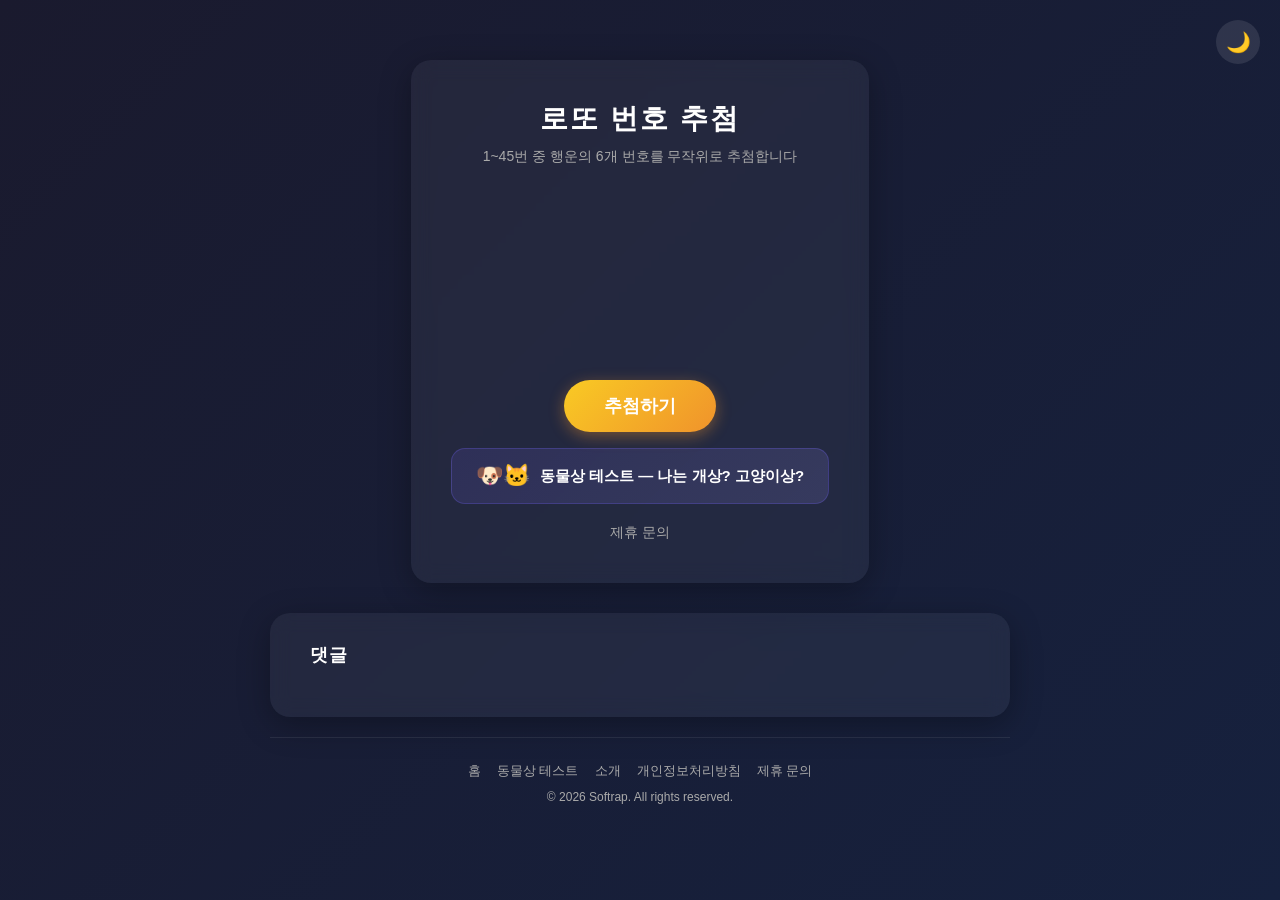
<file: index.html>
<!DOCTYPE html>
<html lang="ko">
<head>
  <meta charset="UTF-8">
  <meta name="viewport" content="width=device-width, initial-scale=1.0">
  <title>로또 번호 추첨 — Softrap</title>
  <!-- Google tag (gtag.js) -->
  <script async src="https://www.googletagmanager.com/gtag/js?id=G-B89S00DXS6"></script>
  <script>
    window.dataLayer = window.dataLayer || [];
    function gtag(){dataLayer.push(arguments);}
    gtag('js', new Date());
    gtag('config', 'G-B89S00DXS6');
  </script>
  <meta name="description" content="무료 로또 번호 추첨기. 1~45번 중 6개의 행운의 번호와 보너스 번호를 즉시 추첨합니다.">
  <meta name="robots" content="index, follow">
  <meta property="og:title" content="로또 번호 추첨 — Softrap">
  <meta property="og:description" content="무료 로또 번호 추첨기. 행운의 번호를 지금 뽑아보세요!">
  <meta property="og:url" content="https://softrap.pages.dev/">
  <meta property="og:type" content="website">
  <link rel="stylesheet" href="style.css">
  <link rel="stylesheet" href="animal.css">
  <meta name="google-adsense-account" content="ca-pub-8717722754583942">
  <script async src="https://pagead2.googlesyndication.com/pagead/js/adsbygoogle.js?client=ca-pub-8717722754583942" crossorigin="anonymous"></script>
</head>
<body>
  <button id="theme-toggle" aria-label="테마 전환">🌙</button>
  <div class="container">
    <h1>로또 번호 추첨</h1>
    <p class="page-subtitle">1~45번 중 행운의 6개 번호를 무작위로 추첨합니다</p>
    <div id="numbers" class="numbers"></div>
    <div id="bonus" class="bonus-row"></div>
    <button id="draw">추첨하기</button>
    <a href="animal.html" class="animal-link-card">
      <span class="card-emoji">🐶🐱</span>
      <span>동물상 테스트 — 나는 개상? 고양이상?</span>
    </a>
    <div><a href="contact.html" class="contact-link">제휴 문의</a></div>
  </div>
  <script src="main.js"></script>

  <div class="disqus-section">
    <h2>댓글</h2>
    <div id="disqus_thread"></div>
    <script>
      var disqus_config = function () {
        this.page.url = 'https://softrap.pages.dev/';
        this.page.identifier = 'index';
      };
      (function() {
        var d = document, s = d.createElement('script');
        s.src = 'https://softrap.disqus.com/embed.js';
        s.setAttribute('data-timestamp', +new Date());
        (d.head || d.body).appendChild(s);
      })();
    </script>
    <noscript>댓글을 보려면 JavaScript를 활성화해주세요. <a href="https://disqus.com/?ref_noscript">Disqus로 제공되는 댓글</a></noscript>
  </div>
  <script id="dsq-count-scr" src="//softrap.disqus.com/count.js" async></script>

  <footer class="site-footer">
    <nav class="footer-nav">
      <a href="index.html">홈</a>
      <a href="animal.html">동물상 테스트</a>
      <a href="about.html">소개</a>
      <a href="privacy.html">개인정보처리방침</a>
      <a href="contact.html">제휴 문의</a>
    </nav>
    <p class="footer-copy">© 2026 Softrap. All rights reserved.</p>
  </footer>
</body>
</html>
</file>
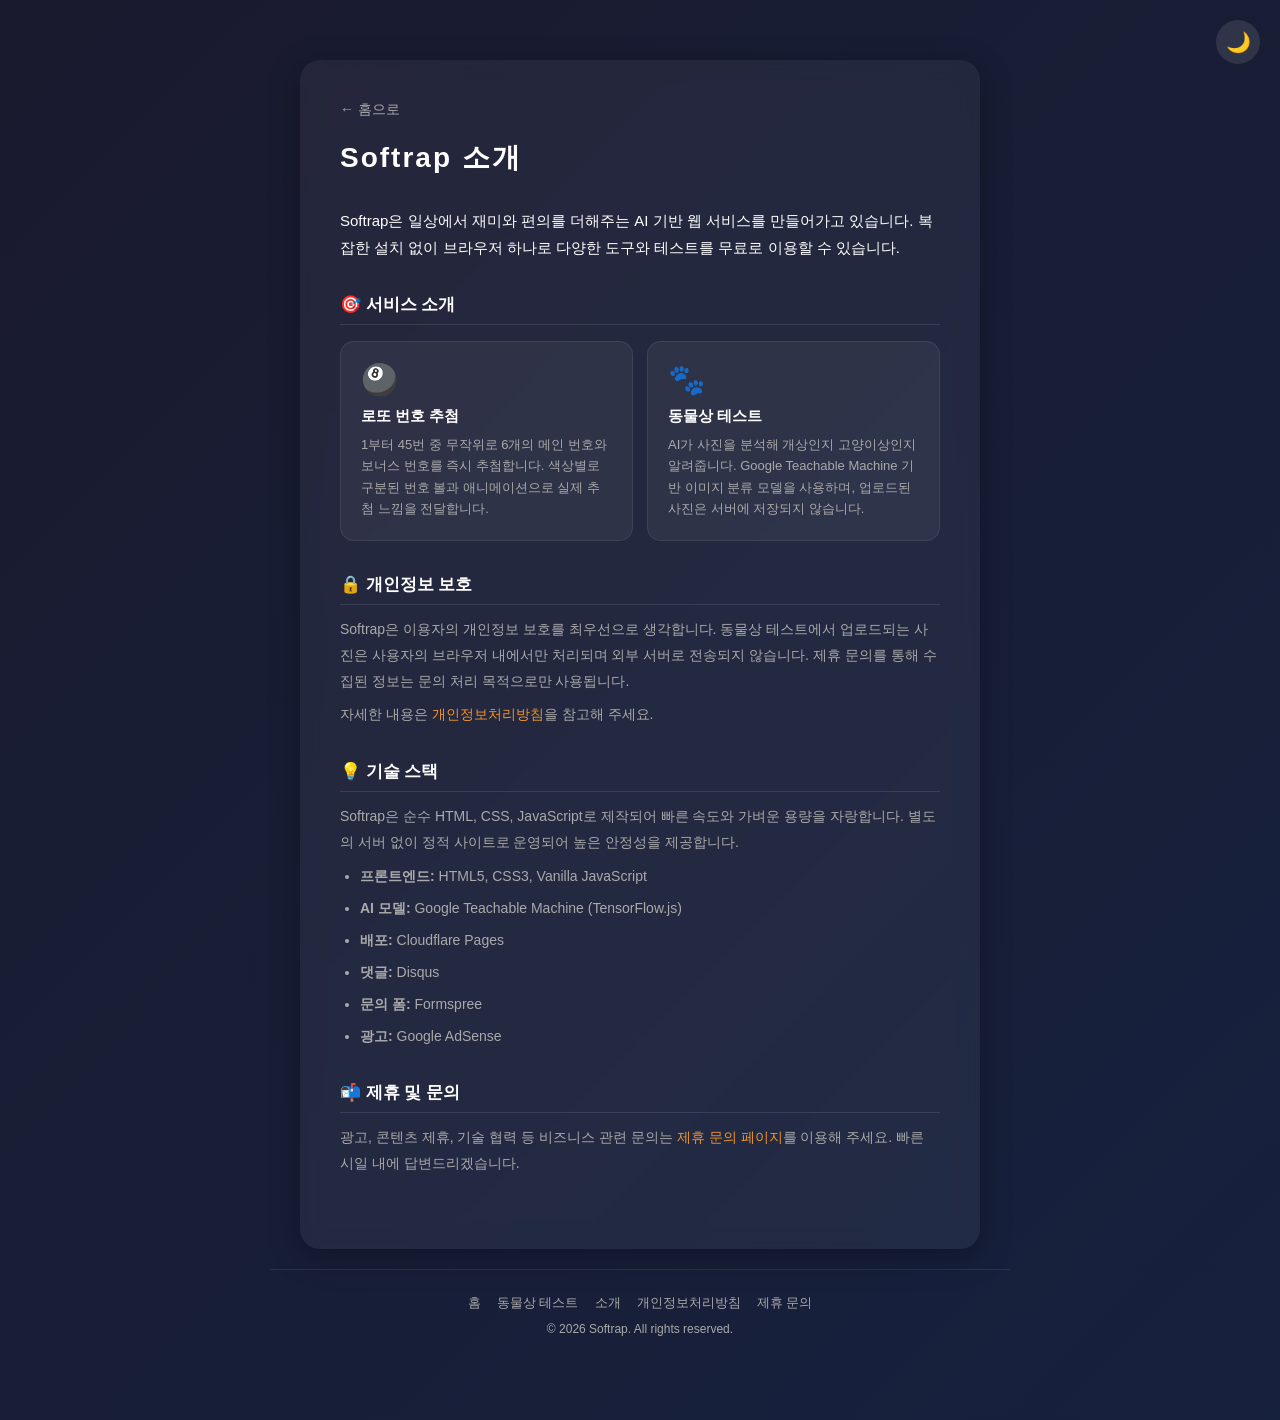
<file: about.html>
<!DOCTYPE html>
<html lang="ko">
<head>
  <meta charset="UTF-8">
  <meta name="viewport" content="width=device-width, initial-scale=1.0">
  <title>소개 — Softrap</title>
  <!-- Google tag (gtag.js) -->
  <script async src="https://www.googletagmanager.com/gtag/js?id=G-B89S00DXS6"></script>
  <script>
    window.dataLayer = window.dataLayer || [];
    function gtag(){dataLayer.push(arguments);}
    gtag('js', new Date());
    gtag('config', 'G-B89S00DXS6');
  </script>
  <meta name="description" content="Softrap은 재미있는 AI 테스트와 생활 도구를 무료로 제공하는 웹 서비스입니다. 로또 번호 추첨, 동물상 테스트 등을 즐겨보세요.">
  <meta name="robots" content="index, follow">
  <meta property="og:title" content="소개 — Softrap">
  <meta property="og:description" content="AI 테스트와 생활 도구를 무료로 제공하는 Softrap을 소개합니다.">
  <meta property="og:url" content="https://softrap.pages.dev/about.html">
  <meta property="og:type" content="website">
  <link rel="stylesheet" href="style.css">
  <link rel="stylesheet" href="policy.css">
  <meta name="google-adsense-account" content="ca-pub-8717722754583942">
  <script async src="https://pagead2.googlesyndication.com/pagead/js/adsbygoogle.js?client=ca-pub-8717722754583942" crossorigin="anonymous"></script>
</head>
<body>
  <button id="theme-toggle" aria-label="테마 전환">🌙</button>

  <div class="container policy-container">
    <a href="index.html" class="back-link">← 홈으로</a>
    <h1>Softrap 소개</h1>

    <div class="policy-content">
      <section class="about-hero">
        <p>Softrap은 일상에서 재미와 편의를 더해주는 AI 기반 웹 서비스를 만들어가고 있습니다. 복잡한 설치 없이 브라우저 하나로 다양한 도구와 테스트를 무료로 이용할 수 있습니다.</p>
      </section>

      <section>
        <h2>🎯 서비스 소개</h2>
        <div class="service-cards">
          <div class="service-card">
            <div class="service-icon">🎱</div>
            <h3>로또 번호 추첨</h3>
            <p>1부터 45번 중 무작위로 6개의 메인 번호와 보너스 번호를 즉시 추첨합니다. 색상별로 구분된 번호 볼과 애니메이션으로 실제 추첨 느낌을 전달합니다.</p>
          </div>
          <div class="service-card">
            <div class="service-icon">🐾</div>
            <h3>동물상 테스트</h3>
            <p>AI가 사진을 분석해 개상인지 고양이상인지 알려줍니다. Google Teachable Machine 기반 이미지 분류 모델을 사용하며, 업로드된 사진은 서버에 저장되지 않습니다.</p>
          </div>
        </div>
      </section>

      <section>
        <h2>🔒 개인정보 보호</h2>
        <p>Softrap은 이용자의 개인정보 보호를 최우선으로 생각합니다. 동물상 테스트에서 업로드되는 사진은 사용자의 브라우저 내에서만 처리되며 외부 서버로 전송되지 않습니다. 제휴 문의를 통해 수집된 정보는 문의 처리 목적으로만 사용됩니다.</p>
        <p>자세한 내용은 <a href="privacy.html">개인정보처리방침</a>을 참고해 주세요.</p>
      </section>

      <section>
        <h2>💡 기술 스택</h2>
        <p>Softrap은 순수 HTML, CSS, JavaScript로 제작되어 빠른 속도와 가벼운 용량을 자랑합니다. 별도의 서버 없이 정적 사이트로 운영되어 높은 안정성을 제공합니다.</p>
        <ul>
          <li><strong>프론트엔드:</strong> HTML5, CSS3, Vanilla JavaScript</li>
          <li><strong>AI 모델:</strong> Google Teachable Machine (TensorFlow.js)</li>
          <li><strong>배포:</strong> Cloudflare Pages</li>
          <li><strong>댓글:</strong> Disqus</li>
          <li><strong>문의 폼:</strong> Formspree</li>
          <li><strong>광고:</strong> Google AdSense</li>
        </ul>
      </section>

      <section>
        <h2>📬 제휴 및 문의</h2>
        <p>광고, 콘텐츠 제휴, 기술 협력 등 비즈니스 관련 문의는 <a href="contact.html">제휴 문의 페이지</a>를 이용해 주세요. 빠른 시일 내에 답변드리겠습니다.</p>
      </section>
    </div>
  </div>

  <footer class="site-footer">
    <nav class="footer-nav">
      <a href="index.html">홈</a>
      <a href="animal.html">동물상 테스트</a>
      <a href="about.html">소개</a>
      <a href="privacy.html">개인정보처리방침</a>
      <a href="contact.html">제휴 문의</a>
    </nav>
    <p class="footer-copy">© 2026 Softrap. All rights reserved.</p>
  </footer>

  <script src="main.js"></script>
</body>
</html>
</file>
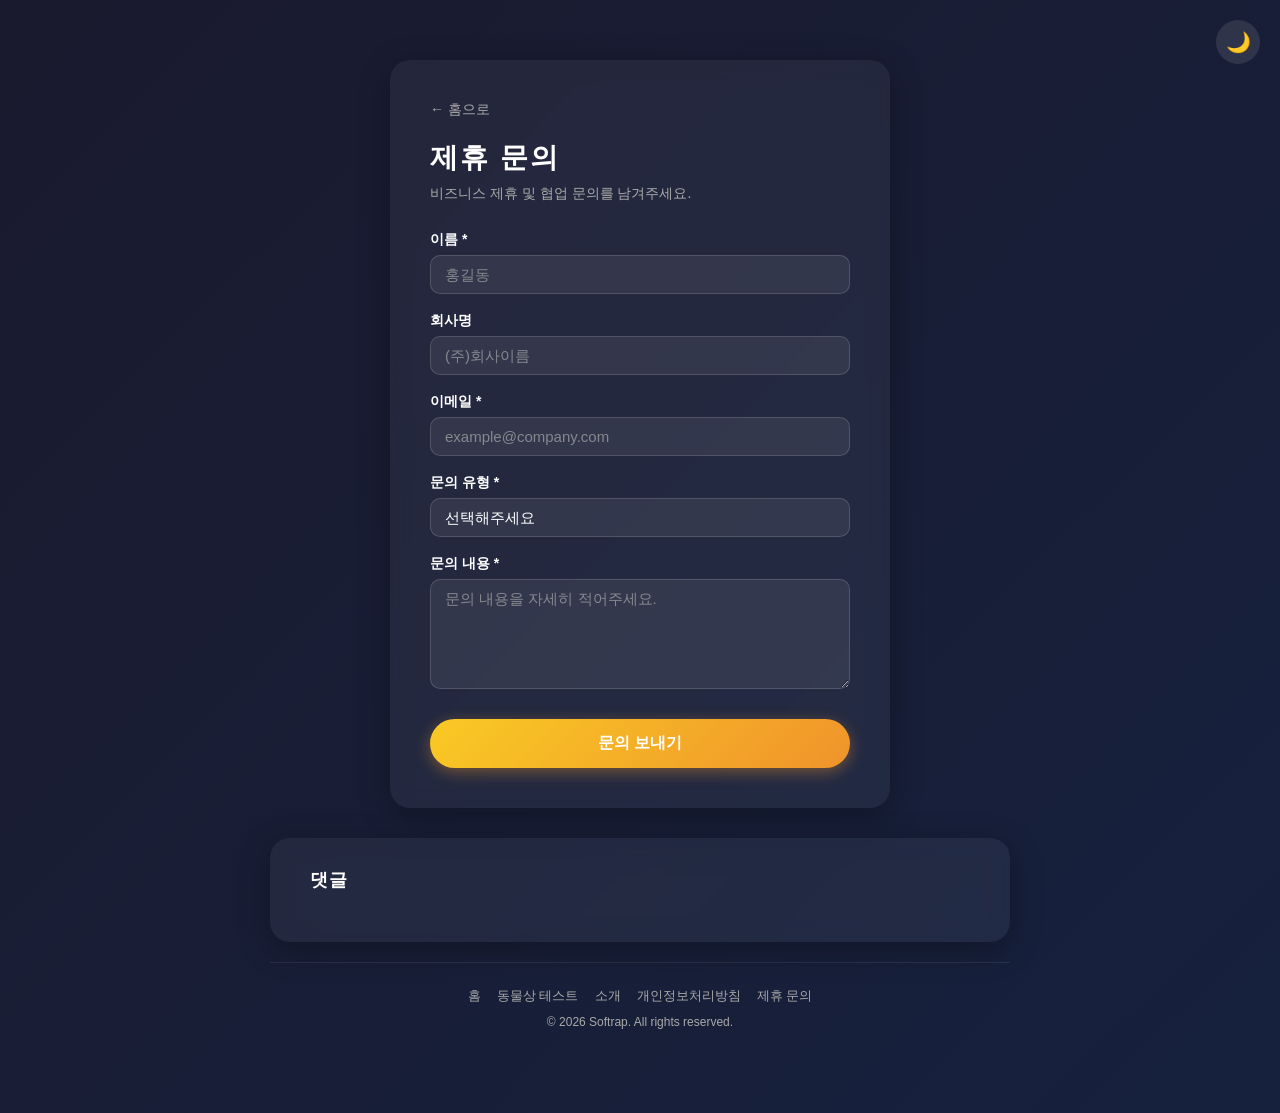
<file: contact.html>
<!DOCTYPE html>
<html lang="ko">
<head>
  <meta charset="UTF-8">
  <meta name="viewport" content="width=device-width, initial-scale=1.0">
  <title>제휴 문의 — Softrap</title>
  <!-- Google tag (gtag.js) -->
  <script async src="https://www.googletagmanager.com/gtag/js?id=G-B89S00DXS6"></script>
  <script>
    window.dataLayer = window.dataLayer || [];
    function gtag(){dataLayer.push(arguments);}
    gtag('js', new Date());
    gtag('config', 'G-B89S00DXS6');
  </script>
  <meta name="description" content="Softrap 제휴 문의 페이지입니다. 광고, 콘텐츠 제휴, 기술 협력 문의를 남겨주세요.">
  <meta name="robots" content="index, follow">
  <link rel="stylesheet" href="style.css">
  <link rel="stylesheet" href="contact.css">
  <meta name="google-adsense-account" content="ca-pub-8717722754583942">
  <script async src="https://pagead2.googlesyndication.com/pagead/js/adsbygoogle.js?client=ca-pub-8717722754583942" crossorigin="anonymous"></script>
</head>
<body>
  <button id="theme-toggle" aria-label="테마 전환">🌙</button>
  <div class="container contact-container">
    <a href="index.html" class="back-link">← 홈으로</a>
    <h1>제휴 문의</h1>
    <p class="subtitle">비즈니스 제휴 및 협업 문의를 남겨주세요.</p>

    <form id="contact-form" action="https://formspree.io/f/xjglyrza" method="POST">
      <input type="hidden" name="_subject" value="[softrap] 제휴 문의">
      <input type="hidden" name="_next" value="https://softrap.pages.dev/contact.html?sent=1">

      <div class="form-group">
        <label for="name">이름 *</label>
        <input type="text" id="name" name="name" placeholder="홍길동" required>
      </div>

      <div class="form-group">
        <label for="company">회사명</label>
        <input type="text" id="company" name="company" placeholder="(주)회사이름">
      </div>

      <div class="form-group">
        <label for="email">이메일 *</label>
        <input type="email" id="email" name="email" placeholder="example@company.com" required>
      </div>

      <div class="form-group">
        <label for="type">문의 유형 *</label>
        <select id="type" name="type" required>
          <option value="" disabled selected>선택해주세요</option>
          <option value="광고/마케팅">광고 / 마케팅</option>
          <option value="콘텐츠 제휴">콘텐츠 제휴</option>
          <option value="기술 협력">기술 협력</option>
          <option value="기타">기타</option>
        </select>
      </div>

      <div class="form-group">
        <label for="message">문의 내용 *</label>
        <textarea id="message" name="message" rows="5" placeholder="문의 내용을 자세히 적어주세요." required></textarea>
      </div>

      <button type="submit" id="submit-btn">문의 보내기</button>
    </form>

    <div id="success-msg" class="success-msg" style="display:none;">
      ✅ 문의가 성공적으로 전송되었습니다. 빠른 시일 내 답변드리겠습니다.
    </div>
  </div>
  <script src="main.js"></script>
  <script>
    const params = new URLSearchParams(location.search);
    if (params.get('sent') === '1') {
      document.getElementById('contact-form').style.display = 'none';
      document.getElementById('success-msg').style.display = 'block';
    }
  </script>

  <div class="disqus-section">
    <h2>댓글</h2>
    <div id="disqus_thread"></div>
    <script>
      var disqus_config = function () {
        this.page.url = 'https://softrap.pages.dev/contact.html';
        this.page.identifier = 'contact';
      };
      (function() {
        var d = document, s = d.createElement('script');
        s.src = 'https://softrap.disqus.com/embed.js';
        s.setAttribute('data-timestamp', +new Date());
        (d.head || d.body).appendChild(s);
      })();
    </script>
    <noscript>댓글을 보려면 JavaScript를 활성화해주세요. <a href="https://disqus.com/?ref_noscript">Disqus로 제공되는 댓글</a></noscript>
  </div>
  <script id="dsq-count-scr" src="//softrap.disqus.com/count.js" async></script>

  <footer class="site-footer">
    <nav class="footer-nav">
      <a href="index.html">홈</a>
      <a href="animal.html">동물상 테스트</a>
      <a href="about.html">소개</a>
      <a href="privacy.html">개인정보처리방침</a>
      <a href="contact.html">제휴 문의</a>
    </nav>
    <p class="footer-copy">© 2026 Softrap. All rights reserved.</p>
  </footer>
</body>
</html>
</file>
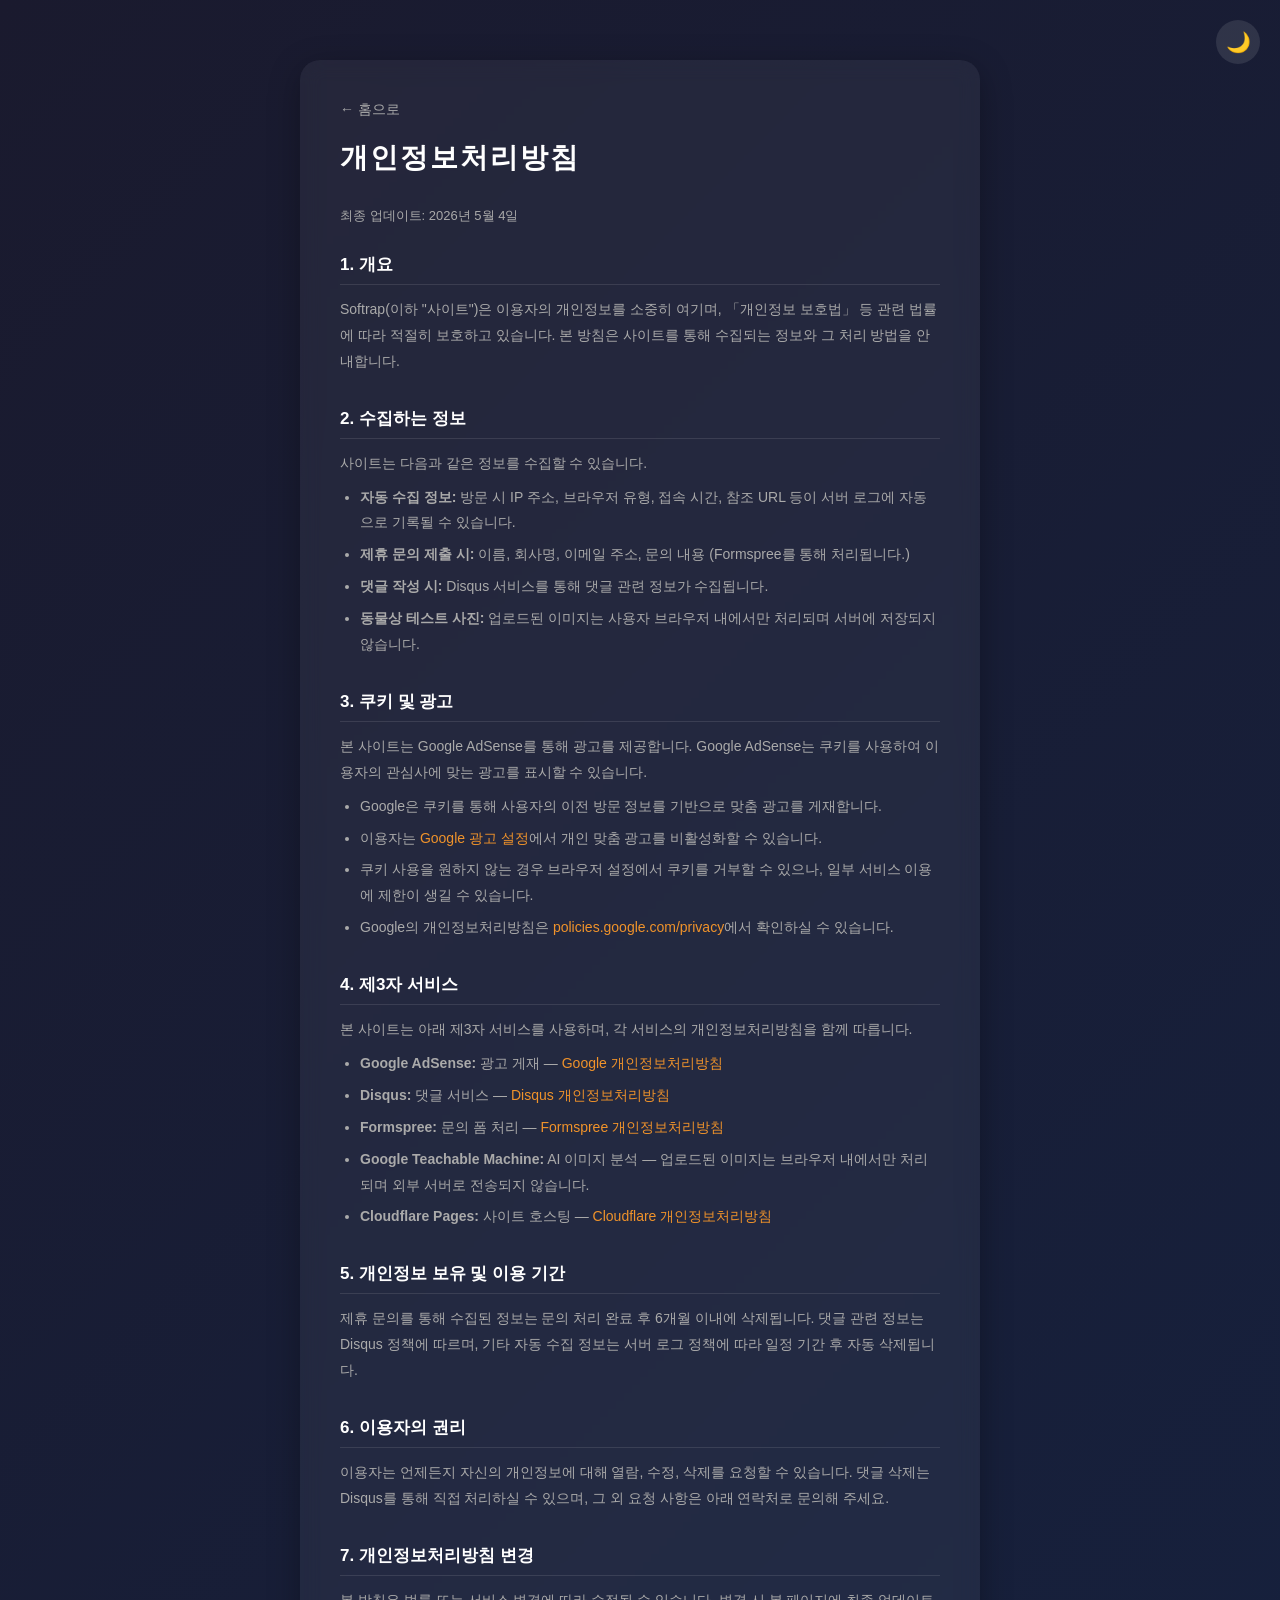
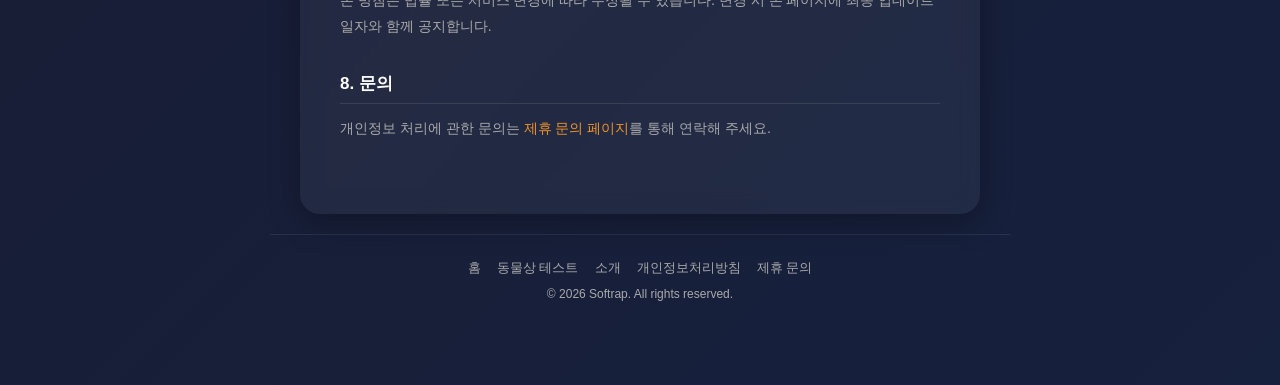
<file: privacy.html>
<!DOCTYPE html>
<html lang="ko">
<head>
  <meta charset="UTF-8">
  <meta name="viewport" content="width=device-width, initial-scale=1.0">
  <title>개인정보처리방침 — Softrap</title>
  <!-- Google tag (gtag.js) -->
  <script async src="https://www.googletagmanager.com/gtag/js?id=G-B89S00DXS6"></script>
  <script>
    window.dataLayer = window.dataLayer || [];
    function gtag(){dataLayer.push(arguments);}
    gtag('js', new Date());
    gtag('config', 'G-B89S00DXS6');
  </script>
  <meta name="description" content="Softrap 개인정보처리방침입니다. 이용자의 개인정보 처리 및 Google AdSense, Disqus 등 제3자 서비스 이용에 관한 사항을 안내합니다.">
  <meta name="robots" content="index, follow">
  <link rel="stylesheet" href="style.css">
  <link rel="stylesheet" href="policy.css">
  <meta name="google-adsense-account" content="ca-pub-8717722754583942">
  <script async src="https://pagead2.googlesyndication.com/pagead/js/adsbygoogle.js?client=ca-pub-8717722754583942" crossorigin="anonymous"></script>
</head>
<body>
  <button id="theme-toggle" aria-label="테마 전환">🌙</button>

  <div class="container policy-container">
    <a href="index.html" class="back-link">← 홈으로</a>
    <h1>개인정보처리방침</h1>
    <p class="policy-date">최종 업데이트: 2026년 5월 4일</p>

    <div class="policy-content">
      <section>
        <h2>1. 개요</h2>
        <p>Softrap(이하 "사이트")은 이용자의 개인정보를 소중히 여기며, 「개인정보 보호법」 등 관련 법률에 따라 적절히 보호하고 있습니다. 본 방침은 사이트를 통해 수집되는 정보와 그 처리 방법을 안내합니다.</p>
      </section>

      <section>
        <h2>2. 수집하는 정보</h2>
        <p>사이트는 다음과 같은 정보를 수집할 수 있습니다.</p>
        <ul>
          <li><strong>자동 수집 정보:</strong> 방문 시 IP 주소, 브라우저 유형, 접속 시간, 참조 URL 등이 서버 로그에 자동으로 기록될 수 있습니다.</li>
          <li><strong>제휴 문의 제출 시:</strong> 이름, 회사명, 이메일 주소, 문의 내용 (Formspree를 통해 처리됩니다.)</li>
          <li><strong>댓글 작성 시:</strong> Disqus 서비스를 통해 댓글 관련 정보가 수집됩니다.</li>
          <li><strong>동물상 테스트 사진:</strong> 업로드된 이미지는 사용자 브라우저 내에서만 처리되며 서버에 저장되지 않습니다.</li>
        </ul>
      </section>

      <section>
        <h2>3. 쿠키 및 광고</h2>
        <p>본 사이트는 Google AdSense를 통해 광고를 제공합니다. Google AdSense는 쿠키를 사용하여 이용자의 관심사에 맞는 광고를 표시할 수 있습니다.</p>
        <ul>
          <li>Google은 쿠키를 통해 사용자의 이전 방문 정보를 기반으로 맞춤 광고를 게재합니다.</li>
          <li>이용자는 <a href="https://www.google.com/settings/ads" target="_blank" rel="noopener noreferrer">Google 광고 설정</a>에서 개인 맞춤 광고를 비활성화할 수 있습니다.</li>
          <li>쿠키 사용을 원하지 않는 경우 브라우저 설정에서 쿠키를 거부할 수 있으나, 일부 서비스 이용에 제한이 생길 수 있습니다.</li>
          <li>Google의 개인정보처리방침은 <a href="https://policies.google.com/privacy" target="_blank" rel="noopener noreferrer">policies.google.com/privacy</a>에서 확인하실 수 있습니다.</li>
        </ul>
      </section>

      <section>
        <h2>4. 제3자 서비스</h2>
        <p>본 사이트는 아래 제3자 서비스를 사용하며, 각 서비스의 개인정보처리방침을 함께 따릅니다.</p>
        <ul>
          <li><strong>Google AdSense:</strong> 광고 게재 — <a href="https://policies.google.com/privacy" target="_blank" rel="noopener noreferrer">Google 개인정보처리방침</a></li>
          <li><strong>Disqus:</strong> 댓글 서비스 — <a href="https://help.disqus.com/en/articles/1717103-disqus-privacy-policy" target="_blank" rel="noopener noreferrer">Disqus 개인정보처리방침</a></li>
          <li><strong>Formspree:</strong> 문의 폼 처리 — <a href="https://formspree.io/legal/privacy-policy" target="_blank" rel="noopener noreferrer">Formspree 개인정보처리방침</a></li>
          <li><strong>Google Teachable Machine:</strong> AI 이미지 분석 — 업로드된 이미지는 브라우저 내에서만 처리되며 외부 서버로 전송되지 않습니다.</li>
          <li><strong>Cloudflare Pages:</strong> 사이트 호스팅 — <a href="https://www.cloudflare.com/privacypolicy/" target="_blank" rel="noopener noreferrer">Cloudflare 개인정보처리방침</a></li>
        </ul>
      </section>

      <section>
        <h2>5. 개인정보 보유 및 이용 기간</h2>
        <p>제휴 문의를 통해 수집된 정보는 문의 처리 완료 후 6개월 이내에 삭제됩니다. 댓글 관련 정보는 Disqus 정책에 따르며, 기타 자동 수집 정보는 서버 로그 정책에 따라 일정 기간 후 자동 삭제됩니다.</p>
      </section>

      <section>
        <h2>6. 이용자의 권리</h2>
        <p>이용자는 언제든지 자신의 개인정보에 대해 열람, 수정, 삭제를 요청할 수 있습니다. 댓글 삭제는 Disqus를 통해 직접 처리하실 수 있으며, 그 외 요청 사항은 아래 연락처로 문의해 주세요.</p>
      </section>

      <section>
        <h2>7. 개인정보처리방침 변경</h2>
        <p>본 방침은 법률 또는 서비스 변경에 따라 수정될 수 있습니다. 변경 시 본 페이지에 최종 업데이트 일자와 함께 공지합니다.</p>
      </section>

      <section>
        <h2>8. 문의</h2>
        <p>개인정보 처리에 관한 문의는 <a href="contact.html">제휴 문의 페이지</a>를 통해 연락해 주세요.</p>
      </section>
    </div>
  </div>

  <footer class="site-footer">
    <nav class="footer-nav">
      <a href="index.html">홈</a>
      <a href="animal.html">동물상 테스트</a>
      <a href="about.html">소개</a>
      <a href="privacy.html">개인정보처리방침</a>
      <a href="contact.html">제휴 문의</a>
    </nav>
    <p class="footer-copy">© 2026 Softrap. All rights reserved.</p>
  </footer>

  <script src="main.js"></script>
</body>
</html>
</file>
<file: style.css>
* {
  box-sizing: border-box;
  margin: 0;
  padding: 0;
}

:root {
  --bg: linear-gradient(135deg, #1a1a2e, #16213e);
  --card-bg: rgba(255, 255, 255, 0.05);
  --card-shadow: 0 8px 32px rgba(0, 0, 0, 0.3);
  --title-color: #fff;
  --plus-color: #aaa;
  --toggle-bg: rgba(255, 255, 255, 0.1);
  --toggle-hover: rgba(255, 255, 255, 0.2);
  --toggle-color: #fff;
}

body.light {
  --bg: linear-gradient(135deg, #f0f4ff, #fff5f8);
  --card-bg: rgba(255, 255, 255, 0.85);
  --card-shadow: 0 8px 32px rgba(0, 0, 0, 0.12);
  --title-color: #1a1a2e;
  --plus-color: #555;
  --toggle-bg: rgba(0, 0, 0, 0.08);
  --toggle-hover: rgba(0, 0, 0, 0.15);
  --toggle-color: #1a1a2e;
}

body {
  font-family: 'Segoe UI', sans-serif;
  display: flex;
  flex-direction: column;
  align-items: center;
  padding: 60px 20px 60px;
  min-height: 100vh;
  background: var(--bg);
  transition: background 0.3s;
}

.disqus-section {
  width: 100%;
  max-width: 740px;
  margin-top: 30px;
  padding: 30px 40px;
  background: var(--card-bg);
  border-radius: 20px;
  box-shadow: var(--card-shadow);
  backdrop-filter: blur(10px);
  transition: background 0.3s, box-shadow 0.3s;
}

.disqus-section h2 {
  color: var(--title-color);
  font-size: 18px;
  margin-bottom: 20px;
  letter-spacing: 1px;
  transition: color 0.3s;
}

#theme-toggle {
  position: fixed;
  top: 20px;
  right: 20px;
  width: 44px;
  height: 44px;
  padding: 0;
  font-size: 20px;
  border-radius: 50%;
  border: none;
  cursor: pointer;
  background: var(--toggle-bg);
  color: var(--toggle-color);
  box-shadow: none;
  transition: background 0.2s, transform 0.1s;
  display: flex;
  align-items: center;
  justify-content: center;
  z-index: 100;
}

#theme-toggle:hover:not(:disabled) {
  background: var(--toggle-hover);
  transform: scale(1.1);
  box-shadow: none;
}

#theme-toggle:active:not(:disabled) {
  transform: scale(0.95);
}

.container {
  text-align: center;
  padding: 40px;
  background: var(--card-bg);
  border-radius: 20px;
  box-shadow: var(--card-shadow);
  transition: background 0.3s, box-shadow 0.3s;
  backdrop-filter: blur(10px);
}

.page-subtitle {
  color: var(--plus-color);
  font-size: 14px;
  margin-top: -20px;
  margin-bottom: 24px;
  transition: color 0.3s;
}

h1 {
  color: var(--title-color);
  font-size: 28px;
  margin-bottom: 30px;
  letter-spacing: 2px;
  transition: color 0.3s;
}

.numbers {
  display: flex;
  justify-content: center;
  gap: 10px;
  margin: 20px 0;
  min-height: 70px;
  align-items: center;
}

.bonus-row {
  display: flex;
  justify-content: center;
  align-items: center;
  gap: 10px;
  min-height: 70px;
  margin-bottom: 30px;
}

.plus {
  color: var(--plus-color);
  font-size: 24px;
  font-weight: bold;
  transition: color 0.3s;
}

.number {
  width: 60px;
  height: 60px;
  border-radius: 50%;
  display: flex;
  justify-content: center;
  align-items: center;
  font-size: 22px;
  font-weight: bold;
  color: #fff;
  text-shadow: 0 1px 2px rgba(0,0,0,0.4);
  box-shadow: 0 4px 10px rgba(0,0,0,0.3), inset 0 -3px 6px rgba(0,0,0,0.2);
  opacity: 0;
  transform: scale(0) rotate(-180deg);
  animation: popIn 0.4s ease forwards;
}

.number.bonus {
  width: 54px;
  height: 54px;
  font-size: 20px;
  opacity: 0;
}

@keyframes popIn {
  to {
    opacity: 1;
    transform: scale(1) rotate(0deg);
  }
}

.yellow { background: radial-gradient(circle at 35% 35%, #ffe066, #f5a623); }
.blue   { background: radial-gradient(circle at 35% 35%, #6ec6ff, #1565c0); }
.red    { background: radial-gradient(circle at 35% 35%, #ff7675, #c0392b); }
.gray   { background: radial-gradient(circle at 35% 35%, #b2bec3, #636e72); }
.green  { background: radial-gradient(circle at 35% 35%, #55efc4, #00b894); }

button#draw {
  padding: 14px 40px;
  font-size: 18px;
  font-weight: bold;
  cursor: pointer;
  background: linear-gradient(135deg, #f9ca24, #f0932b);
  color: #fff;
  border: none;
  border-radius: 30px;
  box-shadow: 0 4px 15px rgba(240, 147, 43, 0.4);
  transition: transform 0.1s, box-shadow 0.1s;
}

button#draw:hover:not(:disabled) {
  transform: translateY(-2px);
  box-shadow: 0 6px 20px rgba(240, 147, 43, 0.5);
}

button#draw:active:not(:disabled) {
  transform: translateY(0);
}

button#draw:disabled {
  opacity: 0.6;
  cursor: not-allowed;
}

.back-link {
  display: inline-block;
  color: var(--plus-color);
  text-decoration: none;
  font-size: 14px;
  margin-bottom: 20px;
  transition: color 0.2s;
}

.back-link:hover {
  color: var(--title-color);
}

.site-footer {
  width: 100%;
  max-width: 740px;
  margin-top: 20px;
  padding: 24px 20px;
  text-align: center;
  border-top: 1px solid rgba(255, 255, 255, 0.08);
  transition: border-color 0.3s;
}

body.light .site-footer {
  border-top-color: rgba(0, 0, 0, 0.08);
}

.footer-nav {
  display: flex;
  flex-wrap: wrap;
  justify-content: center;
  gap: 16px;
  margin-bottom: 10px;
}

.footer-nav a {
  color: var(--plus-color);
  text-decoration: none;
  font-size: 13px;
  transition: color 0.2s;
}

.footer-nav a:hover {
  color: var(--title-color);
}

.footer-copy {
  color: var(--plus-color);
  font-size: 12px;
  transition: color 0.3s;
}

.contact-link {
  display: inline-block;
  margin-top: 20px;
  color: var(--plus-color);
  font-size: 14px;
  text-decoration: none;
  border-bottom: 1px solid transparent;
  transition: color 0.2s, border-color 0.2s;
}

.contact-link:hover {
  color: var(--title-color);
  border-bottom-color: var(--title-color);
}
</file>
<file: animal.css>
.animal-container {
  width: 100%;
  max-width: 500px;
}

.drop-zone {
  border: 2px dashed rgba(255, 255, 255, 0.25);
  border-radius: 16px;
  padding: 50px 30px;
  cursor: pointer;
  transition: border-color 0.2s, background 0.2s;
  margin: 20px 0;
}

.drop-zone:hover,
.drop-zone.drag-over {
  border-color: #f0932b;
  background: rgba(240, 147, 43, 0.06);
}

body.light .drop-zone {
  border-color: rgba(0, 0, 0, 0.18);
}

body.light .drop-zone:hover,
body.light .drop-zone.drag-over {
  border-color: #f0932b;
  background: rgba(240, 147, 43, 0.06);
}

.drop-icon {
  font-size: 52px;
  margin-bottom: 14px;
}

.drop-text {
  color: var(--title-color);
  font-size: 15px;
  margin-bottom: 6px;
  transition: color 0.3s;
}

.drop-sub {
  color: var(--plus-color);
  font-size: 13px;
  transition: color 0.3s;
}

.preview-img {
  max-width: 100%;
  max-height: 300px;
  border-radius: 16px;
  object-fit: cover;
  margin: 20px auto;
  display: block;
  box-shadow: 0 6px 24px rgba(0, 0, 0, 0.35);
}

.btn-row {
  display: flex;
  gap: 12px;
  justify-content: center;
}

.analyze-btn {
  padding: 12px 32px;
  font-size: 16px;
  font-weight: bold;
  background: linear-gradient(135deg, #f9ca24, #f0932b);
  color: #fff;
  border: none;
  border-radius: 30px;
  cursor: pointer;
  box-shadow: 0 4px 15px rgba(240, 147, 43, 0.4);
  transition: transform 0.1s, box-shadow 0.1s;
}

.analyze-btn:hover {
  transform: translateY(-2px);
  box-shadow: 0 6px 20px rgba(240, 147, 43, 0.5);
}

.analyze-btn:active {
  transform: translateY(0);
}

.secondary-btn {
  padding: 12px 24px;
  font-size: 15px;
  background: transparent;
  color: var(--plus-color);
  border: 1px solid rgba(255, 255, 255, 0.2);
  border-radius: 30px;
  cursor: pointer;
  transition: border-color 0.2s, color 0.2s;
  box-shadow: none;
}

.secondary-btn:hover {
  border-color: var(--title-color);
  color: var(--title-color);
  transform: none;
  box-shadow: none;
}

body.light .secondary-btn {
  border-color: rgba(0, 0, 0, 0.2);
}

/* Loading */
.spinner {
  width: 48px;
  height: 48px;
  border: 4px solid rgba(255, 255, 255, 0.12);
  border-top-color: #f0932b;
  border-radius: 50%;
  animation: spin 0.8s linear infinite;
  margin: 30px auto 16px;
}

body.light .spinner {
  border-color: rgba(0, 0, 0, 0.1);
  border-top-color: #f0932b;
}

@keyframes spin {
  to { transform: rotate(360deg); }
}

.loading-text {
  color: var(--plus-color);
  font-size: 15px;
  margin-bottom: 30px;
  transition: color 0.3s;
}

/* Result */
.result-card {
  border-radius: 20px;
  padding: 30px;
  margin: 16px 0 20px;
}

.dog-card {
  background: linear-gradient(135deg, rgba(249, 202, 36, 0.12), rgba(240, 147, 43, 0.18));
  border: 1px solid rgba(240, 147, 43, 0.35);
}

.cat-card {
  background: linear-gradient(135deg, rgba(108, 92, 231, 0.12), rgba(162, 155, 254, 0.18));
  border: 1px solid rgba(108, 92, 231, 0.35);
}

.result-emoji {
  font-size: 68px;
  margin-bottom: 12px;
}

.result-title {
  font-size: 26px;
  font-weight: bold;
  color: var(--title-color);
  margin-bottom: 12px;
  transition: color 0.3s;
}

.result-desc {
  color: var(--plus-color);
  font-size: 14px;
  line-height: 1.75;
  margin-bottom: 18px;
  transition: color 0.3s;
}

.result-tags {
  display: flex;
  flex-wrap: wrap;
  gap: 8px;
  justify-content: center;
}

.tag {
  background: rgba(255, 255, 255, 0.1);
  color: var(--title-color);
  padding: 5px 14px;
  border-radius: 20px;
  font-size: 13px;
  transition: background 0.3s, color 0.3s;
}

body.light .tag {
  background: rgba(0, 0, 0, 0.07);
}

/* Score bars */
.score-section {
  margin: 0 0 24px;
  text-align: left;
}

.score-row {
  display: flex;
  align-items: center;
  gap: 10px;
  margin-bottom: 12px;
}

.score-label {
  color: var(--title-color);
  font-size: 14px;
  min-width: 90px;
  transition: color 0.3s;
}

.score-bar-bg {
  flex: 1;
  height: 10px;
  background: rgba(255, 255, 255, 0.1);
  border-radius: 10px;
  overflow: hidden;
}

body.light .score-bar-bg {
  background: rgba(0, 0, 0, 0.08);
}

.score-bar {
  height: 100%;
  border-radius: 10px;
  width: 0%;
  transition: width 0.8s cubic-bezier(0.4, 0, 0.2, 1);
}

.dog-bar {
  background: linear-gradient(90deg, #f9ca24, #f0932b);
}

.cat-bar {
  background: linear-gradient(90deg, #a29bfe, #6c5ce7);
}

.score-pct {
  color: var(--title-color);
  font-size: 14px;
  font-weight: bold;
  width: 40px;
  text-align: right;
  flex-shrink: 0;
  transition: color 0.3s;
}

/* index.html 에서 동물상 테스트 링크 카드 */
.animal-link-card {
  display: flex;
  align-items: center;
  justify-content: center;
  gap: 10px;
  margin-top: 16px;
  padding: 14px 24px;
  background: linear-gradient(135deg, rgba(108, 92, 231, 0.15), rgba(162, 155, 254, 0.15));
  border: 1px solid rgba(108, 92, 231, 0.3);
  border-radius: 14px;
  text-decoration: none;
  color: var(--title-color);
  font-size: 15px;
  font-weight: 600;
  transition: transform 0.15s, box-shadow 0.15s, background 0.3s, color 0.3s;
}

.animal-link-card:hover {
  transform: translateY(-2px);
  box-shadow: 0 6px 20px rgba(108, 92, 231, 0.25);
}

.animal-link-card .card-emoji {
  font-size: 22px;
}
</file>
<file: policy.css>
.policy-container {
  width: 100%;
  max-width: 680px;
  text-align: left;
}

.policy-date {
  color: var(--plus-color);
  font-size: 13px;
  margin-bottom: 28px;
  transition: color 0.3s;
}

.policy-content section {
  margin-bottom: 32px;
}

.policy-content h2 {
  color: var(--title-color);
  font-size: 17px;
  font-weight: 700;
  margin-bottom: 12px;
  padding-bottom: 8px;
  border-bottom: 1px solid rgba(255, 255, 255, 0.1);
  transition: color 0.3s, border-color 0.3s;
}

body.light .policy-content h2 {
  border-bottom-color: rgba(0, 0, 0, 0.1);
}

.policy-content p {
  color: var(--plus-color);
  font-size: 14px;
  line-height: 1.85;
  margin-bottom: 8px;
  transition: color 0.3s;
}

.policy-content ul {
  padding-left: 20px;
  margin-top: 8px;
}

.policy-content li {
  color: var(--plus-color);
  font-size: 14px;
  line-height: 1.85;
  margin-bottom: 6px;
  transition: color 0.3s;
}

.policy-content a {
  color: #f0932b;
  text-decoration: none;
}

.policy-content a:hover {
  text-decoration: underline;
}

/* About */
.about-hero p {
  color: var(--title-color);
  font-size: 15px;
  line-height: 1.8;
  transition: color 0.3s;
}

.service-cards {
  display: grid;
  grid-template-columns: 1fr 1fr;
  gap: 14px;
  margin-top: 16px;
}

@media (max-width: 500px) {
  .service-cards { grid-template-columns: 1fr; }
}

.service-card {
  background: rgba(255, 255, 255, 0.05);
  border: 1px solid rgba(255, 255, 255, 0.08);
  border-radius: 14px;
  padding: 20px;
  transition: background 0.3s, border-color 0.3s;
}

body.light .service-card {
  background: rgba(0, 0, 0, 0.03);
  border-color: rgba(0, 0, 0, 0.08);
}

.service-icon {
  font-size: 30px;
  margin-bottom: 10px;
}

.service-card h3 {
  color: var(--title-color);
  font-size: 15px;
  margin-bottom: 8px;
  transition: color 0.3s;
}

.service-card p {
  color: var(--plus-color);
  font-size: 13px;
  line-height: 1.65;
  margin-bottom: 0;
  transition: color 0.3s;
}
</file>
<file: contact.css>
.contact-container {
  width: 100%;
  max-width: 500px;
  text-align: left;
}

.back-link {
  display: inline-block;
  color: var(--plus-color);
  text-decoration: none;
  font-size: 14px;
  margin-bottom: 20px;
  transition: color 0.2s;
}

.back-link:hover {
  color: var(--title-color);
}

.contact-container h1 {
  margin-bottom: 8px;
}

.subtitle {
  color: var(--plus-color);
  font-size: 14px;
  margin-bottom: 28px;
  transition: color 0.3s;
}

.form-group {
  margin-bottom: 18px;
}

.form-group label {
  display: block;
  color: var(--title-color);
  font-size: 14px;
  font-weight: 600;
  margin-bottom: 6px;
  transition: color 0.3s;
}

.form-group input,
.form-group select,
.form-group textarea {
  width: 100%;
  padding: 10px 14px;
  border-radius: 10px;
  border: 1px solid rgba(255, 255, 255, 0.15);
  background: rgba(255, 255, 255, 0.07);
  color: var(--title-color);
  font-size: 15px;
  font-family: inherit;
  outline: none;
  transition: border 0.2s, background 0.3s, color 0.3s;
  appearance: none;
  -webkit-appearance: none;
}

body.light .form-group input,
body.light .form-group select,
body.light .form-group textarea {
  border: 1px solid rgba(0, 0, 0, 0.15);
  background: rgba(255, 255, 255, 0.8);
}

.form-group input:focus,
.form-group select:focus,
.form-group textarea:focus {
  border-color: #f0932b;
  background: rgba(255, 255, 255, 0.1);
}

body.light .form-group input:focus,
body.light .form-group select:focus,
body.light .form-group textarea:focus {
  background: #fff;
}

.form-group input::placeholder,
.form-group textarea::placeholder {
  color: var(--plus-color);
  opacity: 0.7;
}

.form-group select option {
  background: #1a1a2e;
  color: #fff;
}

body.light .form-group select option {
  background: #fff;
  color: #1a1a2e;
}

.form-group textarea {
  resize: vertical;
  min-height: 110px;
}

#submit-btn {
  width: 100%;
  padding: 14px;
  font-size: 16px;
  font-weight: bold;
  cursor: pointer;
  background: linear-gradient(135deg, #f9ca24, #f0932b);
  color: #fff;
  border: none;
  border-radius: 30px;
  box-shadow: 0 4px 15px rgba(240, 147, 43, 0.4);
  transition: transform 0.1s, box-shadow 0.1s, opacity 0.2s;
  margin-top: 8px;
}

#submit-btn:hover:not(:disabled) {
  transform: translateY(-2px);
  box-shadow: 0 6px 20px rgba(240, 147, 43, 0.5);
}

#submit-btn:disabled {
  opacity: 0.6;
  cursor: not-allowed;
}

.success-msg {
  text-align: center;
  color: #55efc4;
  font-size: 16px;
  padding: 30px 0;
  line-height: 1.6;
}

body.light .success-msg {
  color: #00b894;
}
</file>
